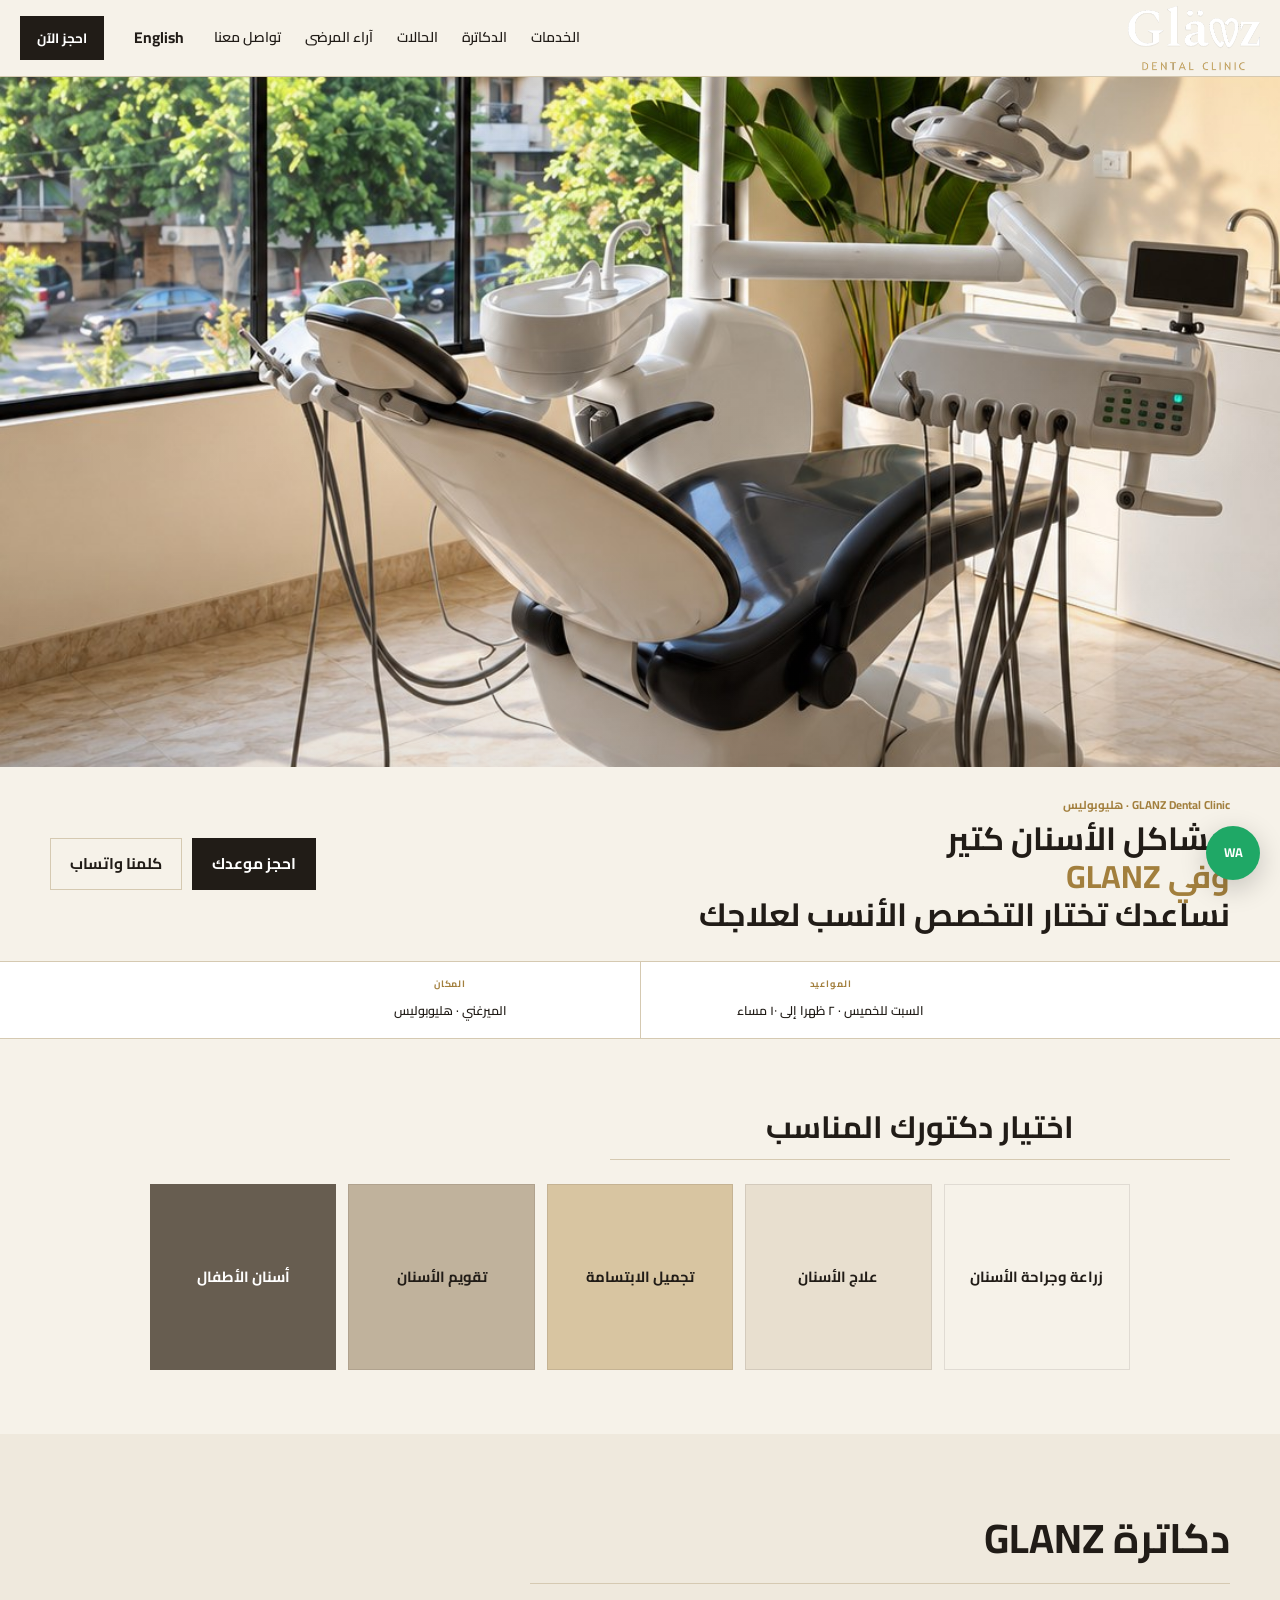
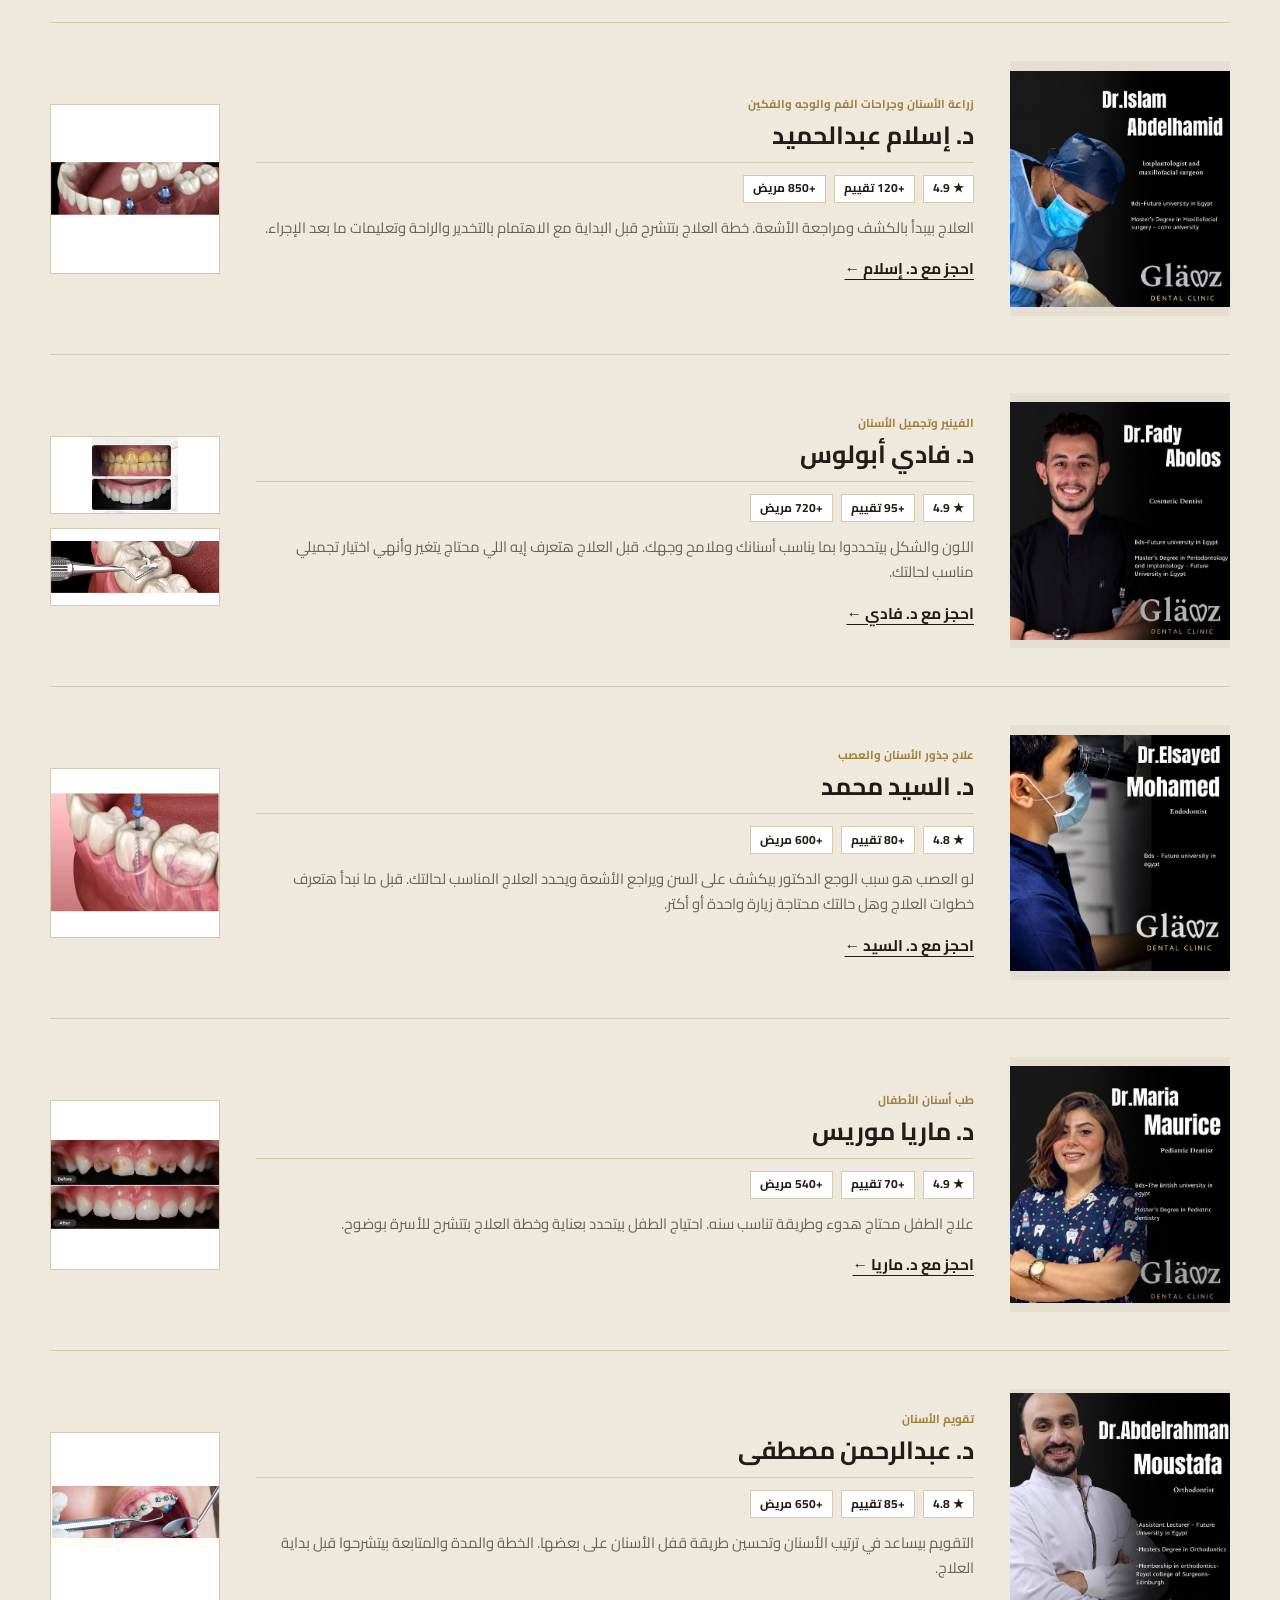
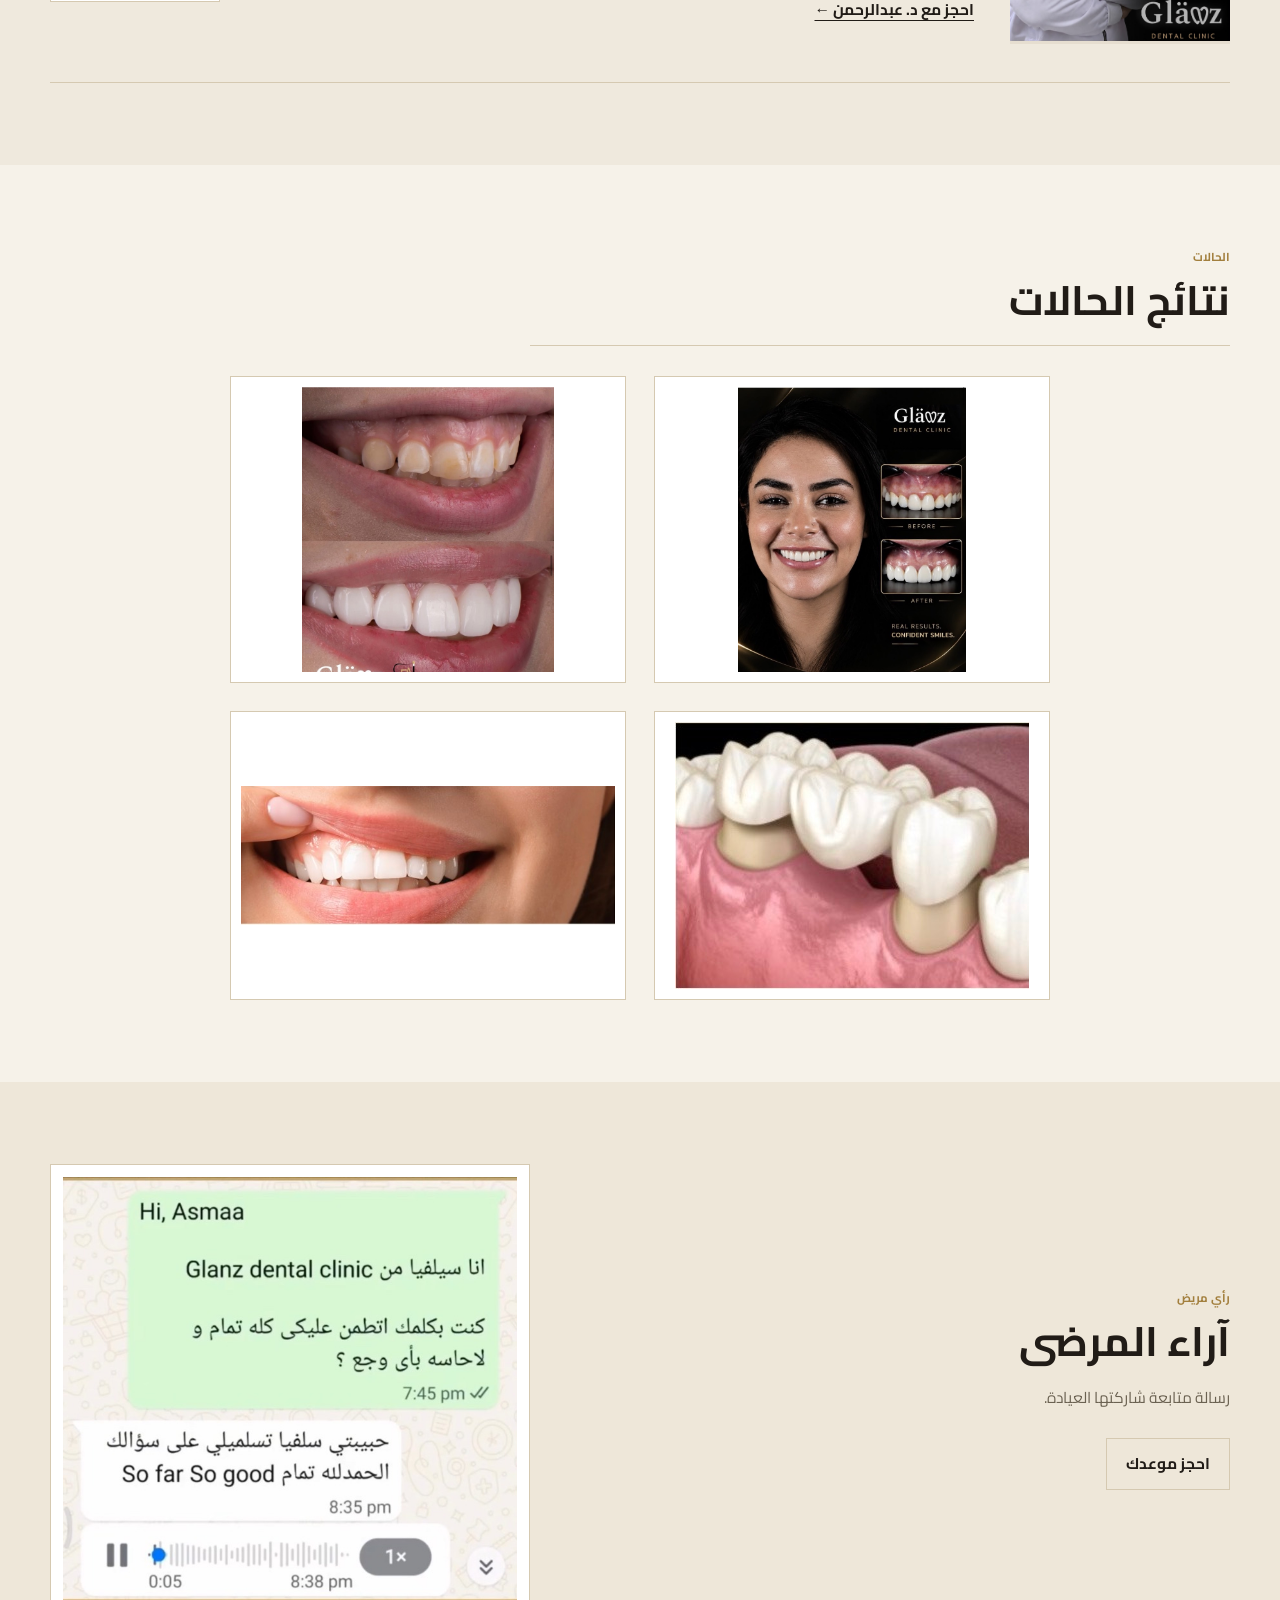
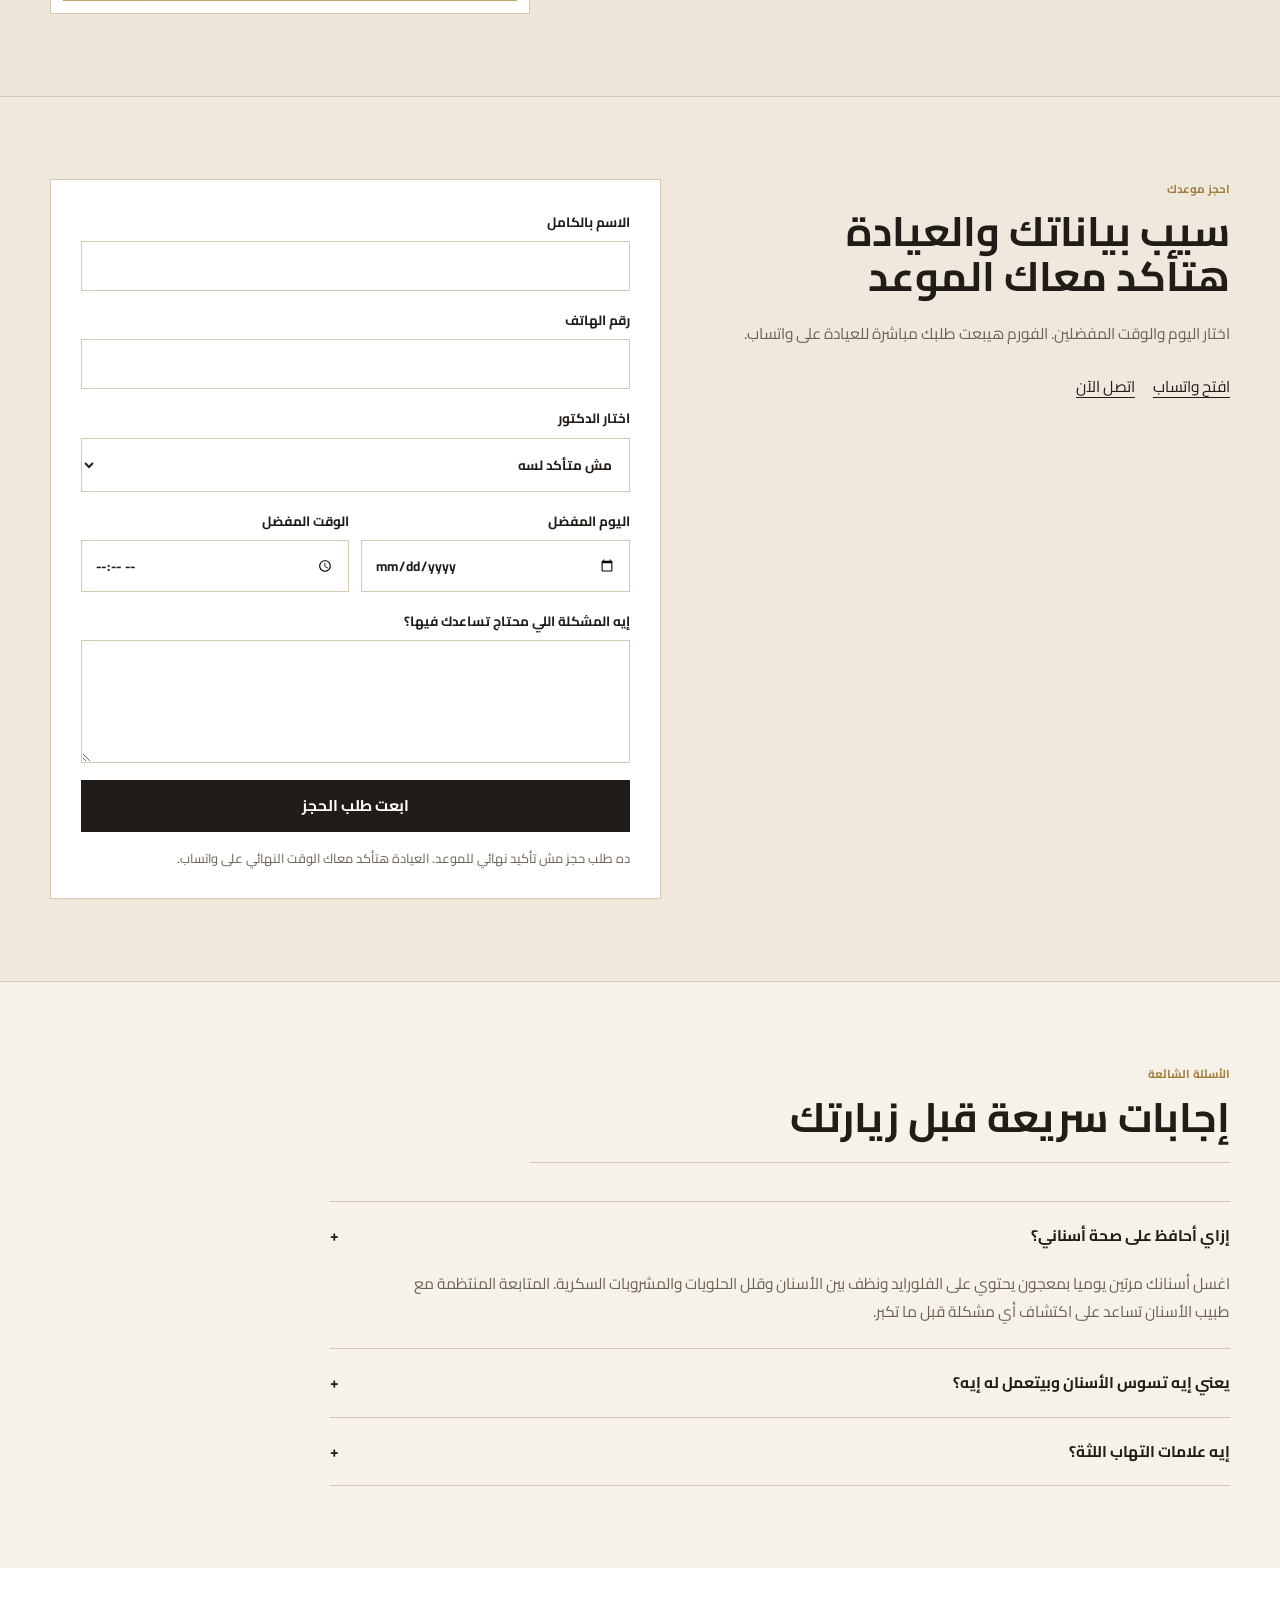
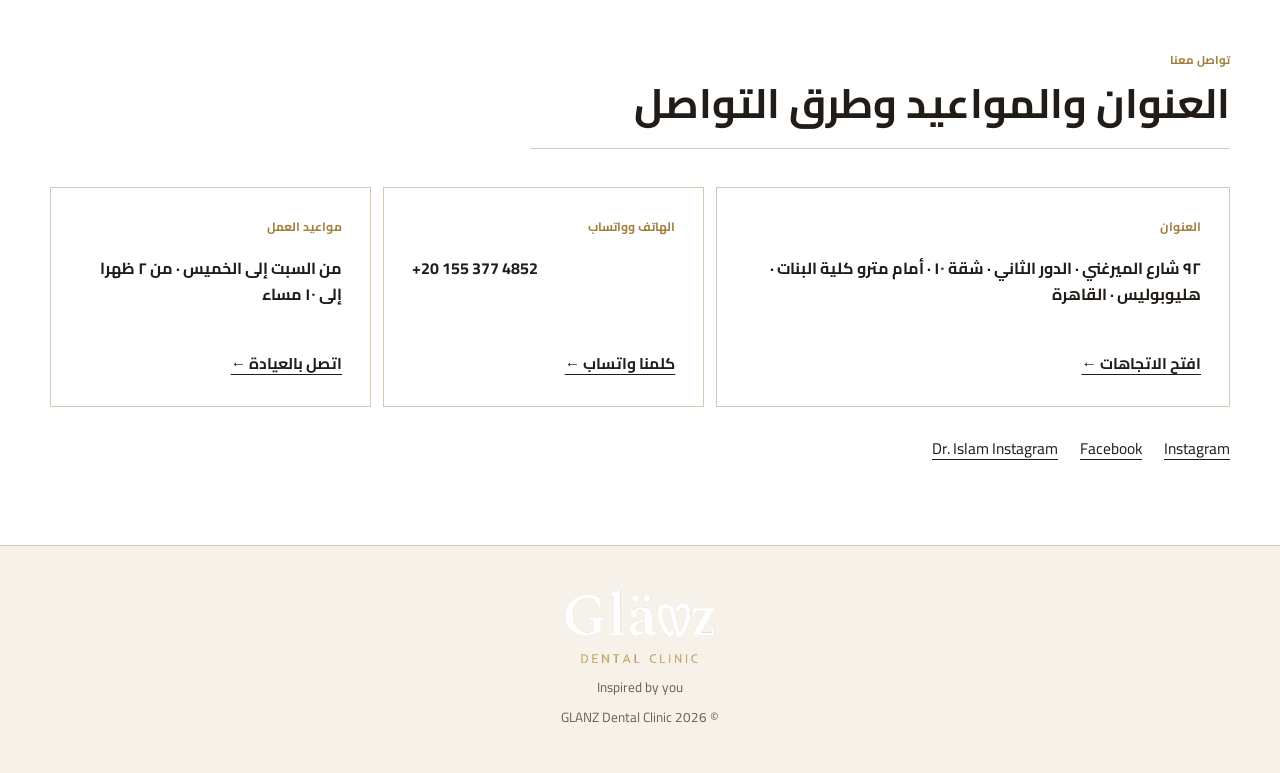
<file: index.html>
<!DOCTYPE html>

<html dir="ltr" lang="en">
<head>
<meta charset="utf-8"/>
<meta content="width=device-width, initial-scale=1" name="viewport"/>
<meta content="GLANZ Dental Clinic in Heliopolis. Specialist dental care with clear booking by WhatsApp." name="description"/>
<meta content="#f6f2e9" name="theme-color"/>
<title>GLANZ Dental Clinic | Heliopolis</title>
<link href="assets/css/styles.css" rel="stylesheet"/>
</head>
<body>
<header class="site-header">
<div class="header-inner">
<a aria-label="GLANZ Dental Clinic" class="brand" href="#top"><img alt="GLANZ Dental Clinic" src="assets/images/logo-transparent.png"/></a>
<nav aria-label="Main navigation" class="desktop-nav">
<a data-ar="الخدمات" data-en="Services" href="#services">Services</a>
<a data-ar="الدكاترة" data-en="Doctors" href="#doctors">Doctors</a>
<a data-ar="الحالات" data-en="Results" href="#results">Results</a>
<a data-ar="آراء المرضى" data-en="Feedback" href="#reviews">Feedback</a>
<a data-ar="تواصل معنا" data-en="Contact" href="#contact">Contact</a>
</nav>
<button aria-label="Switch language" class="language-toggle" id="language-toggle" type="button">العربية</button>
<a class="header-book" data-ar="احجز الآن" data-en="Book now" href="#booking">Book now</a>
<button aria-expanded="false" aria-label="Open menu" class="menu-toggle" id="menu-toggle" type="button">☰</button>
</div>
<nav aria-label="Mobile navigation" class="mobile-menu" id="mobile-menu">
<a data-ar="الخدمات" data-en="Services" href="#services">Services</a>
<a data-ar="الدكاترة" data-en="Doctors" href="#doctors">Doctors</a>
<a data-ar="الحالات" data-en="Results" href="#results">Results</a>
<a data-ar="آراء المرضى" data-en="Feedback" href="#reviews">Feedback</a>
<a data-ar="احجز الآن" data-en="Book now" href="#booking">Book now</a>
<a data-ar="تواصل معنا" data-en="Contact" href="#contact">Contact</a>
</nav>
</header>
<main id="top">

<section aria-label="GLANZ Dental Clinic" class="hero hero-visual hero-clean">
<img alt="GLANZ Dental Clinic treatment room in Heliopolis" class="hero-photo" src="assets/images/clinic-hero.jpg"/>
<div aria-hidden="true" class="hero-soft-shade"></div>
</section>
<section aria-label="Book an appointment" class="hero-cta-section">
<div class="shell hero-cta-inner">
<div class="hero-cta-copy">
<p class="eyebrow" data-ar="GLANZ Dental Clinic · هليوبوليس" data-en="GLANZ Dental Clinic · Heliopolis">GLANZ Dental Clinic · Heliopolis</p>
<h1 class="hero-title"><span data-ar="مشاكل الأسنان كتير" data-en="Dental needs are different">Dental needs are different</span><span class="hero-glanz" data-ar="وفي GLANZ" data-en="At GLANZ">At GLANZ</span><span data-ar="نساعدك تختار التخصص الأنسب لعلاجك" data-en="we help you choose the right specialist for your treatment">we help you choose the right specialist for your treatment</span></h1>
</div>
<div class="hero-actions hero-actions-below">
<a class="button primary" data-ar="احجز موعدك" data-en="Book your appointment" href="#booking">Book your appointment</a>
<a class="button secondary" data-ar="كلمنا واتساب" data-en="WhatsApp us" href="https://wa.me/201553774852" rel="noopener noreferrer" target="_blank">WhatsApp us</a>
</div>
</div>
</section>


<section aria-label="Clinic quick information" class="trust-strip compact-trust">
<div class="shell trust-grid">
<div class="trust-item"><span data-ar="المواعيد" data-en="Working hours">Working hours</span><strong data-ar="السبت للخميس · ٢ ظهرا إلى ١٠ مساء" data-en="Sat–Thu · 2 PM–10 PM">Sat–Thu · 2 PM–10 PM</strong></div>
<div class="trust-item"><span data-ar="المكان" data-en="Location">Location</span><strong data-ar="الميرغني · هليوبوليس" data-en="El Merghany · Heliopolis">El Merghany · Heliopolis</strong></div>
</div>
</section>


<section class="section specialty-section" id="services">
<div class="shell">
<div class="section-heading specialty-heading">
<h2 data-ar="اختيار دكتورك المناسب" data-en="Choose the right dentist">Choose the right dentist</h2>
</div>
<div aria-label="Choose a dental specialty" class="specialty-grid">
<a class="specialty-box tone-1" href="#doctor-islam"><span data-ar="زراعة وجراحة الأسنان" data-en="Implants &amp; Surgery">Implants &amp; Surgery</span></a>
<a class="specialty-box tone-2" href="#doctor-elsayed"><span data-ar="علاج الأسنان" data-en="Dental Treatment">Dental Treatment</span></a>
<a class="specialty-box tone-3" href="#doctor-fady"><span data-ar="تجميل الابتسامة" data-en="Smile Makeover">Smile Makeover</span></a>
<a class="specialty-box tone-4" href="#doctor-abdelrahman"><span data-ar="تقويم الأسنان" data-en="Orthodontics">Orthodontics</span></a>
<a class="specialty-box tone-5" href="#doctor-maria"><span data-ar="أسنان الأطفال" data-en="Pediatric Dentistry">Pediatric Dentistry</span></a>
</div>
</div>
</section>

<section class="section section-soft" id="doctors">
<div class="shell">
<div class="section-heading"><h2 data-ar="دكاترة GLANZ" data-en="GLANZ Dentists">GLANZ Dentists</h2></div>
<article class="doctor-card" id="doctor-islam">
<div class="doctor-visual"><img alt="Dr. Islam Abdelhamid" loading="lazy" src="assets/images/image-02.svg"/></div>
<div class="doctor-info"><p class="doctor-kicker" data-ar="زراعة الأسنان وجراحات الفم والوجه والفكين" data-en="Dental Implants and Oral Surgery">Dental Implants and Oral Surgery</p><h3 data-ar="د. إسلام عبدالحميد" data-en="Dr. Islam Abdelhamid">Dr. Islam Abdelhamid</h3><div class="doctor-proof"><span>★ 4.9</span><span data-ar="+120 تقييم" data-en="120+ reviews">120+ reviews</span><span data-ar="+850 مريض" data-en="850+ patients">850+ patients</span></div><p data-ar="العلاج بيبدأ بالكشف ومراجعة الأشعة. خطة العلاج بتتشرح قبل البداية مع الاهتمام بالتخدير والراحة وتعليمات ما بعد الإجراء." data-en="Care starts with an examination and a review of your X-rays. The treatment plan is explained before you begin with attention to anesthesia comfort and aftercare.">Care starts with an examination and a review of your X-rays. The treatment plan is explained before you begin with attention to anesthesia comfort and aftercare.</p><button class="text-link book-doctor" data-ar="احجز مع د. إسلام ←" data-doctor="Dr. Islam Abdelhamid" data-en="Book with Dr. Islam →" type="button">Book with Dr. Islam →</button></div>
<div class="doctor-case"><img alt="Dental implant case" loading="lazy" src="assets/images/image-03.jpg"/></div>
</article>
<article class="doctor-card" id="doctor-fady">
<div class="doctor-visual"><img alt="Dr. Fady Abolos" loading="lazy" src="assets/images/image-04.svg"/></div>
<div class="doctor-info"><p class="doctor-kicker" data-ar="الفينير وتجميل الأسنان" data-en="Veneers and Cosmetic Dentistry">Veneers and Cosmetic Dentistry</p><h3 data-ar="د. فادي أبولوس" data-en="Dr. Fady Abolos">Dr. Fady Abolos</h3><div class="doctor-proof"><span>★ 4.9</span><span data-ar="+95 تقييم" data-en="95+ reviews">95+ reviews</span><span data-ar="+720 مريض" data-en="720+ patients">720+ patients</span></div><p data-ar="اللون والشكل بيتحددوا بما يناسب أسنانك وملامح وجهك. قبل العلاج هتعرف إيه اللي محتاج يتغير وأنهي اختيار تجميلي مناسب لحالتك." data-en="The shape and shade are selected to suit your teeth and facial features. Before treatment you will understand what can be improved and which cosmetic option suits your case.">The shape and shade are selected to suit your teeth and facial features. Before treatment you will understand what can be improved and which cosmetic option suits your case.</p><button class="text-link book-doctor" data-ar="احجز مع د. فادي ←" data-doctor="Dr. Fady Abolos" data-en="Book with Dr. Fady →" type="button">Book with Dr. Fady →</button></div>
<div class="doctor-case case-strip"><img alt="Cosmetic dentistry case" loading="lazy" src="assets/images/image-05.jpg"/><img alt="Cosmetic filling case" loading="lazy" src="assets/images/image-06.jpg"/></div>
</article>
<article class="doctor-card" id="doctor-elsayed">
<div class="doctor-visual"><img alt="Dr. Elsayed Mohamed" loading="lazy" src="assets/images/image-09.svg"/></div>
<div class="doctor-info"><p class="doctor-kicker" data-ar="علاج جذور الأسنان والعصب" data-en="Root Canal Treatment">Root Canal Treatment</p><h3 data-ar="د. السيد محمد" data-en="Dr. Elsayed Mohamed">Dr. Elsayed Mohamed</h3><div class="doctor-proof"><span>★ 4.8</span><span data-ar="+80 تقييم" data-en="80+ reviews">80+ reviews</span><span data-ar="+600 مريض" data-en="600+ patients">600+ patients</span></div><p data-ar="لو العصب هو سبب الوجع الدكتور بيكشف على السن ويراجع الأشعة ويحدد العلاج المناسب لحالتك. قبل ما نبدأ هتعرف خطوات العلاج وهل حالتك محتاجة زيارة واحدة أو أكتر." data-en="If the nerve is the source of pain the dentist examines the tooth and your X-rays and explains the right treatment for your case. Before treatment begins you will know the steps and whether your case is likely to need one visit or more.">If the nerve is the source of pain the dentist examines the tooth and your X-rays and explains the right treatment for your case. Before treatment begins you will know the steps and whether your case is likely to need one visit or more.</p><button class="text-link book-doctor" data-ar="احجز مع د. السيد ←" data-doctor="Dr. Elsayed Mohamed" data-en="Book with Dr. Elsayed →" type="button">Book with Dr. Elsayed →</button></div>
<div class="doctor-case"><img alt="Root canal case" loading="lazy" src="assets/images/image-10.jpg"/></div>
</article>
<article class="doctor-card" id="doctor-maria">
<div class="doctor-visual"><img alt="Dr. Maria Maurice" loading="lazy" src="assets/images/image-11.svg"/></div>
<div class="doctor-info"><p class="doctor-kicker" data-ar="طب أسنان الأطفال" data-en="Pediatric Dentistry">Pediatric Dentistry</p><h3 data-ar="د. ماريا موريس" data-en="Dr. Maria Maurice">Dr. Maria Maurice</h3><div class="doctor-proof"><span>★ 4.9</span><span data-ar="+70 تقييم" data-en="70+ reviews">70+ reviews</span><span data-ar="+540 مريض" data-en="540+ patients">540+ patients</span></div><p data-ar="علاج الطفل محتاج هدوء وطريقة تناسب سنه. احتياج الطفل بيتحدد بعناية وخطة العلاج بتتشرح للأسرة بوضوح." data-en="Children need a calm approach that suits their age. The child’s needs are assessed carefully and the treatment plan is explained clearly to the family.">Children need a calm approach that suits their age. The child’s needs are assessed carefully and the treatment plan is explained clearly to the family.</p><button class="text-link book-doctor" data-ar="احجز مع د. ماريا ←" data-doctor="Dr. Maria Maurice" data-en="Book with Dr. Maria →" type="button">Book with Dr. Maria →</button></div>
<div class="doctor-case"><img alt="Pediatric dental case before and after treatment" loading="lazy" src="assets/images/image-12.svg"/></div>
</article>
<article class="doctor-card" id="doctor-abdelrahman">
<div class="doctor-visual"><img alt="Dr. Abdelrahman Moustafa" loading="lazy" src="assets/images/image-13.svg"/></div>
<div class="doctor-info"><p class="doctor-kicker" data-ar="تقويم الأسنان" data-en="Orthodontics">Orthodontics</p><h3 data-ar="د. عبدالرحمن مصطفى" data-en="Dr. Abdelrahman Moustafa">Dr. Abdelrahman Moustafa</h3><div class="doctor-proof"><span>★ 4.8</span><span data-ar="+85 تقييم" data-en="85+ reviews">85+ reviews</span><span data-ar="+650 مريض" data-en="650+ patients">650+ patients</span></div><p data-ar="التقويم بيساعد في ترتيب الأسنان وتحسين طريقة قفل الأسنان على بعضها. الخطة والمدة والمتابعة بيتشرحوا قبل بداية العلاج." data-en="Orthodontic treatment helps improve tooth position and the way the upper and lower teeth meet. The plan duration and follow-up are explained before treatment begins.">Orthodontic treatment helps improve tooth position and the way the upper and lower teeth meet. The plan duration and follow-up are explained before treatment begins.</p><button class="text-link book-doctor" data-ar="احجز مع د. عبدالرحمن ←" data-doctor="Dr. Abdelrahman Moustafa" data-en="Book with Dr. Abdelrahman →" type="button">Book with Dr. Abdelrahman →</button></div>
<div class="doctor-case"><img alt="Orthodontics case" loading="lazy" src="assets/images/image-14.jpg"/></div>
</article>
</div>
</section>
<section class="section shell" id="results">
<div class="section-heading">
<p class="eyebrow" data-ar="الحالات" data-en="Cases">Cases</p>
<h2 data-ar="نتائج الحالات" data-en="Treatment results">Treatment results</h2>
</div>
<div class="results-grid">
<figure class="result-feature"><img alt="Cosmetic dentistry before and after case" loading="lazy" src="assets/images/case-cosmetic-portrait.jpg"/></figure>
<figure><img alt="Cosmetic dentistry before and after close-up" loading="lazy" src="assets/images/case-cosmetic-before-after.jpg"/></figure>
<figure><img alt="Crown and bridge case" loading="lazy" src="assets/images/image-07.jpg"/></figure>
<figure><img alt="Smile case" loading="lazy" src="assets/images/image-08.jpg"/></figure>
</div>
</section>
<section class="section section-review" id="reviews">
<div class="shell review-layout">
<div class="review-copy"><p class="eyebrow" data-ar="رأي مريض" data-en="Patient feedback">Patient feedback</p><h2 data-ar="آراء المرضى" data-en="Patient feedback">Patient feedback</h2><p data-ar="رسالة متابعة شاركتها العيادة." data-en="A follow-up message shared by the clinic.">A follow-up message shared by the clinic.</p><a class="button secondary" data-ar="احجز موعدك" data-en="Book your appointment" href="#booking">Book your appointment</a></div>
<figure class="testimonial-card"><img alt="Patient feedback shared by GLANZ Dental Clinic" loading="lazy" src="assets/images/testimonial-asmaa.jpg"/></figure>
</div>
</section>
<section class="section booking-section" id="booking">
<div class="shell booking-layout">
<div class="booking-copy"><p class="eyebrow" data-ar="احجز موعدك" data-en="Book your appointment">Book your appointment</p><h2 data-ar="سيب بياناتك والعيادة هتأكد معاك الموعد" data-en="Send your details and the clinic will confirm your appointment">Send your details and the clinic will confirm your appointment</h2><p data-ar="اختار اليوم والوقت المفضلين. الفورم هيبعت طلبك مباشرة للعيادة على واتساب." data-en="Choose your preferred date and time. The form sends your request directly to GLANZ on WhatsApp.">Choose your preferred date and time. The form sends your request directly to GLANZ on WhatsApp.</p><div class="booking-direct"><a data-ar="افتح واتساب" data-en="Open WhatsApp" href="https://wa.me/201553774852" rel="noopener noreferrer" target="_blank">Open WhatsApp</a><a data-ar="اتصل الآن" data-en="Call now" href="tel:+201553774852">Call now</a></div></div>
<form class="booking-form" id="booking-form">
<label><span data-ar="الاسم بالكامل" data-en="Full name">Full name</span><input autocomplete="name" id="name" required="" type="text"/></label>
<label><span data-ar="رقم الهاتف" data-en="Phone number">Phone number</span><input autocomplete="tel" id="phone" required="" type="tel"/></label>
<label><span data-ar="اختار الدكتور" data-en="Choose dentist">Choose dentist</span><select id="doctor"><option data-ar="مش متأكد لسه" data-en="Not sure yet" value="">Not sure yet</option><option>Dr. Islam Abdelhamid</option><option>Dr. Fady Abolos</option><option>Dr. Elsayed Mohamed</option><option>Dr. Maria Maurice</option><option>Dr. Abdelrahman Moustafa</option></select></label>
<div class="form-row"><label><span data-ar="اليوم المفضل" data-en="Preferred date">Preferred date</span><input id="date" type="date"/></label><label><span data-ar="الوقت المفضل" data-en="Preferred time">Preferred time</span><input id="time" type="time"/></label></div>
<label><span data-ar="إيه المشكلة اللي محتاج تساعدك فيها؟" data-en="What do you need help with?">What do you need help with?</span><textarea id="concern" placeholder="" rows="4"></textarea></label>
<button class="button primary submit-booking" data-ar="ابعت طلب الحجز" data-en="Send booking request" type="submit">Send booking request</button>
<small data-ar="ده طلب حجز مش تأكيد نهائي للموعد. العيادة هتأكد معاك الوقت النهائي على واتساب." data-en="This does not create a confirmed appointment. GLANZ will confirm the final time with you on WhatsApp.">This does not create a confirmed appointment. GLANZ will confirm the final time with you on WhatsApp.</small>
</form>
</div>
</section>
<section class="section shell" id="faq">
<div class="section-heading"><p class="eyebrow" data-ar="الأسئلة الشائعة" data-en="FAQs">FAQs</p><h2 data-ar="إجابات سريعة قبل زيارتك" data-en="Quick answers before your visit">Quick answers before your visit</h2></div>
<div class="faq-list">
<details class="faq-item" open=""><summary><span data-ar="إزاي أحافظ على صحة أسناني؟" data-en="How can I keep my teeth healthy?">How can I keep my teeth healthy?</span><span>+</span></summary><p data-ar="اغسل أسنانك مرتين يوميا بمعجون يحتوي على الفلورايد ونظف بين الأسنان وقلل الحلويات والمشروبات السكرية. المتابعة المنتظمة مع طبيب الأسنان تساعد على اكتشاف أي مشكلة قبل ما تكبر." data-en="Brush twice a day with fluoride toothpaste. Clean between your teeth and limit sugary food and drinks. Regular dental check-ups can help find problems before they become more serious.">Brush twice a day with fluoride toothpaste. Clean between your teeth and limit sugary food and drinks. Regular dental check-ups can help find problems before they become more serious.</p></details>
<details class="faq-item"><summary><span data-ar="يعني إيه تسوس الأسنان وبيتعمل له إيه؟" data-en="What is tooth decay and how is it treated?">What is tooth decay and how is it treated?</span><span>+</span></summary><p data-ar="لو المشكلة بسيطة ممكن تحتاج حشو ولو وصلت للعصب قد تحتاج علاج جذور. الطبيب بيحدد العلاج المناسب بعد الكشف." data-en="A simple case may need a filling. If decay reaches the inside of the tooth root canal treatment may be needed. The right treatment is determined after an examination.">A simple case may need a filling. If decay reaches the inside of the tooth root canal treatment may be needed. The right treatment is determined after an examination.</p></details>
<details class="faq-item"><summary><span data-ar="إيه علامات التهاب اللثة؟" data-en="What are the signs of gum inflammation?">What are the signs of gum inflammation?</span><span>+</span></summary><p data-ar="من العلامات الشائعة نزيف أثناء غسل الأسنان أو احمرار وتورم اللثة أو رائحة فم مستمرة أو ألم في اللثة. لو الأعراض مستمرة الأفضل تعمل كشف." data-en="Common signs include bleeding while brushing and red or swollen gums and persistent bad breath or gum discomfort. If symptoms continue it is best to book an examination.">Common signs include bleeding while brushing and red or swollen gums and persistent bad breath or gum discomfort. If symptoms continue it is best to book an examination.</p></details>
</div>
</section>
<section class="section contact-section" id="contact">
<div class="shell">
<div class="section-heading"><p class="eyebrow" data-ar="تواصل معنا" data-en="Contact">Contact</p><h2 data-ar="العنوان والمواعيد وطرق التواصل" data-en="Address hours and contact details">Address hours and contact details</h2></div>
<div class="contact-grid">
<div class="contact-card"><span data-ar="العنوان" data-en="Address">Address</span><strong data-ar="٩٢ شارع الميرغني · الدور الثاني · شقة ١٠ · أمام مترو كلية البنات · هليوبوليس · القاهرة" data-en="92 El Merghany Street · 2nd Floor · Apartment 10 · In front of Girls’ College Metro Station · Heliopolis · Cairo">92 El Merghany Street · 2nd Floor · Apartment 10 · In front of Girls’ College Metro Station · Heliopolis · Cairo</strong><a data-ar="افتح الاتجاهات ←" data-en="Get directions →" href="https://www.google.com/maps/search/?api=1&amp;query=92+El+Merghany+Street+Heliopolis+Cairo" rel="noopener noreferrer" target="_blank">Get directions →</a></div>
<div class="contact-card"><span data-ar="الهاتف وواتساب" data-en="Phone and WhatsApp">Phone and WhatsApp</span><strong class="phone">+20 155 377 4852</strong><a data-ar="كلمنا واتساب ←" data-en="Chat on WhatsApp →" href="https://wa.me/201553774852" rel="noopener noreferrer" target="_blank">Chat on WhatsApp →</a></div>
<div class="contact-card"><span data-ar="مواعيد العمل" data-en="Working hours">Working hours</span><strong data-ar="من السبت إلى الخميس · من ٢ ظهرا إلى ١٠ مساء" data-en="Saturday to Thursday · 2 PM to 10 PM">Saturday to Thursday · 2 PM to 10 PM</strong><a data-ar="اتصل بالعيادة ←" data-en="Call the clinic →" href="tel:+201553774852">Call the clinic →</a></div>
</div>
<div class="social-links"><a href="https://www.instagram.com/glanzdentalclinic/" rel="noopener noreferrer" target="_blank">Instagram</a><a href="https://www.facebook.com/share/1DJp8rApxx/" rel="noopener noreferrer" target="_blank">Facebook</a><a href="https://www.instagram.com/dr.islam_abdelhamid/" rel="noopener noreferrer" target="_blank">Dr. Islam Instagram</a></div>
</div>
</section>
</main>
<a aria-label="WhatsApp GLANZ" class="floating-whatsapp" href="https://wa.me/201553774852" rel="noopener noreferrer" target="_blank">WA</a>
<footer>
<img alt="GLANZ Dental Clinic" src="assets/images/logo-transparent.png"/>
<p data-ar="Inspired by you" data-en="Inspired by you">Inspired by you</p>
<p>© <span id="year"></span> GLANZ Dental Clinic</p>
</footer>
<script src="assets/js/script.js"></script>
</body>
</html>
</file>
<file: assets/css/styles.css>
@font-face{font-family:'Cairo';font-style:normal;font-weight:400;font-display:swap;src:url('../fonts/font-fe5abc25dbaf.ttf') format('truetype')}@font-face{font-family:'Cairo';font-style:normal;font-weight:600;font-display:swap;src:url('../fonts/font-dafc58d525ee.ttf') format('truetype')}@font-face{font-family:'Cairo';font-style:normal;font-weight:700;font-display:swap;src:url('../fonts/font-862a789b2812.ttf') format('truetype')}@font-face{font-family:'DM Sans';font-style:normal;font-weight:400;font-display:swap;src:url('../fonts/font-848c7551803e.ttf') format('truetype')}@font-face{font-family:'DM Sans';font-style:normal;font-weight:500;font-display:swap;src:url('../fonts/font-734d4b9c1a69.ttf') format('truetype')}@font-face{font-family:'DM Sans';font-style:normal;font-weight:600;font-display:swap;src:url('../fonts/font-ca4f7752dc69.ttf') format('truetype')}@font-face{font-family:'DM Sans';font-style:normal;font-weight:700;font-display:swap;src:url('../fonts/font-d7362c34ff5a.ttf') format('truetype')}
:root{--cream:#f6f2e9;--cream2:#eee7d9;--gold:#a27f3d;--ink:#211c17;--muted:#6b6252;--line:#d5c9b1;--dark:#20201e;--white:#fff;--green:#1fa866}*{box-sizing:border-box}html{scroll-behavior:smooth;scroll-padding-top:84px}body{margin:0;background:var(--cream);color:var(--ink);font-family:'DM Sans',Arial,sans-serif;font-size:16px;line-height:1.65}img{display:block;max-width:100%;height:auto}a{color:inherit}button,input,select,textarea{font:inherit}button,a{-webkit-tap-highlight-color:transparent}a:focus-visible,button:focus-visible,input:focus-visible,select:focus-visible,textarea:focus-visible,summary:focus-visible{outline:2px solid var(--gold);outline-offset:3px}h1,h2,h3,p,figure{margin:0}h1,h2,h3{line-height:1.12;letter-spacing:-.025em}h1{font-size:clamp(2.45rem,5vw,5rem);max-width:820px}h2{font-size:clamp(2rem,3.6vw,3.5rem)}h3{font-size:clamp(1.3rem,2vw,1.75rem)}.shell{width:min(1180px,calc(100% - 48px));margin-inline:auto}.section{padding:92px 0}.section-soft{background:#efe9dd}.section-heading{max-width:760px;margin-bottom:42px}.section-heading>p:last-child{margin-top:16px;color:var(--muted);max-width:680px}.eyebrow{margin-bottom:12px;color:var(--gold);font-size:.78rem;font-weight:700;letter-spacing:.14em;text-transform:uppercase}.site-header{position:sticky;top:0;z-index:40;background:rgba(246,242,233,.95);backdrop-filter:blur(12px);border-bottom:1px solid var(--line)}.header-inner{min-height:76px;display:flex;align-items:center;gap:24px;width:min(1320px,calc(100% - 40px));margin:auto}.brand{width:132px;display:block}.brand img{width:100%;filter:drop-shadow(0 1px 0 rgba(0,0,0,.04))}.desktop-nav{display:flex;align-items:center;gap:24px;margin-left:auto}.desktop-nav a,.mobile-menu a{text-decoration:none;font-size:.88rem;font-weight:600}.language-toggle,.menu-toggle{border:0;background:none;color:var(--ink);cursor:pointer}.language-toggle{font-weight:700}.header-book{display:inline-flex;align-items:center;justify-content:center;min-height:42px;padding:10px 17px;background:var(--ink);color:var(--white);text-decoration:none;font-weight:700;font-size:.84rem}.menu-toggle{display:none;font-size:1.3rem}.mobile-menu{display:none;padding:8px 20px 18px;border-top:1px solid var(--line);background:var(--cream)}.mobile-menu.is-open{display:grid}.mobile-menu a{padding:11px 0;border-bottom:1px solid var(--line)}.hero{min-height:660px;padding:86px 0 88px;display:grid;grid-template-columns:minmax(0,1.5fr) minmax(300px,.72fr);gap:64px;align-items:center}.hero-copy-wrap{min-width:0}.hero-copy{max-width:720px;margin:24px 0 30px;color:var(--muted);font-size:1.07rem}.actions{display:flex;gap:12px;flex-wrap:wrap}.button{display:inline-flex;align-items:center;justify-content:center;min-height:52px;padding:13px 22px;border:1px solid var(--ink);text-decoration:none;font-weight:700;cursor:pointer}.button.primary{background:var(--ink);color:var(--white)}.button.secondary{background:transparent;color:var(--ink);border-color:var(--line)}.hero-note{margin-top:16px;color:var(--muted);font-size:.83rem}.hero-panel{background:var(--white);border:1px solid var(--line);padding:32px}.hero-logo{width:210px;margin-bottom:28px}.quick-row{padding:18px 0;border-top:1px solid var(--line)}.quick-row span{display:block;color:var(--muted);font-size:.75rem;text-transform:uppercase;letter-spacing:.12em}.quick-row strong{display:block;margin-top:5px;font-size:.96rem}.phone{direction:ltr;unicode-bidi:isolate}.service-grid{display:grid;grid-template-columns:repeat(5,1fr);gap:12px}.service-card{min-height:240px;padding:25px 22px;background:var(--white);border:1px solid var(--line);text-decoration:none;display:flex;flex-direction:column;transition:.2s ease}.service-card:hover{transform:translateY(-3px);border-color:var(--gold)}.service-card h3{margin-top:0}.service-card p{margin-top:12px;color:var(--muted);font-size:.88rem}.doctor-card{display:grid;grid-template-columns:260px minmax(0,1fr) 230px;gap:34px;align-items:center;padding:34px;background:var(--cream);border:1px solid var(--line);margin-top:18px}.doctor-visual{display:flex;align-items:center;justify-content:center;min-height:300px;max-height:330px;overflow:hidden;background:#e6ded0}.doctor-visual img{width:100%;height:330px;object-fit:contain}.doctor-info p:not(.doctor-kicker){color:var(--muted);margin-top:15px}.doctor-proof{display:flex;flex-wrap:wrap;gap:8px 10px;align-items:center;margin-top:13px}.doctor-proof span{display:inline-flex;align-items:center;min-height:30px;padding:5px 10px;border:1px solid var(--line);background:#fff;font-size:.78rem;font-weight:700;line-height:1.2}.doctor-proof .proof-preview{background:var(--gold);border-color:var(--gold);color:#fff;font-size:.7rem;text-transform:uppercase;letter-spacing:.08em}html[lang=ar] .doctor-proof .proof-preview{text-transform:none;letter-spacing:0}.doctor-kicker{color:var(--gold);font-size:.78rem;font-weight:700;letter-spacing:.08em;text-transform:uppercase;margin-bottom:8px}.text-link{margin-top:19px;border:0;padding:0;background:none;color:var(--ink);font-weight:700;text-decoration:underline;text-underline-offset:5px;cursor:pointer}.doctor-case{height:250px;border:1px solid var(--line);background:#fff;overflow:hidden}.doctor-case img{width:100%;height:100%;object-fit:contain}.case-strip{display:grid;grid-template-rows:1fr 1fr;gap:14px;background:transparent;border:0;overflow:visible}.case-strip img{min-height:0;border:1px solid var(--line);background:#fff}.results-grid{display:grid;grid-template-columns:1.35fr 1fr 1fr;grid-template-rows:340px 260px;gap:24px}.results-grid figure{overflow:hidden;background:#e8e0d4;border:1px solid var(--line)}.results-grid img{width:100%;height:100%;object-fit:cover}.result-feature{grid-row:1/3}.results-grid figure:nth-child(2){grid-column:2/4}.section-review{background:#e8dfd0}.review-layout{display:grid;grid-template-columns:1fr minmax(300px,480px);gap:64px;align-items:center}.review-copy p:not(.eyebrow){color:var(--muted);margin:20px 0 26px;max-width:580px}.testimonial-card{background:#fff;border:1px solid var(--line);padding:12px}.testimonial-card img{width:100%;max-height:550px;object-fit:contain}.booking-section{background:var(--dark);color:var(--white)}.booking-layout{display:grid;grid-template-columns:.9fr 1.1fr;gap:70px;align-items:start}.booking-copy p:not(.eyebrow){margin-top:20px;color:#cfc9bf}.booking-direct{display:flex;gap:18px;flex-wrap:wrap;margin-top:26px}.booking-direct a{color:var(--white);text-underline-offset:5px}.booking-form{background:var(--cream);color:var(--ink);padding:30px;display:grid;gap:17px}.booking-form label{display:grid;gap:7px;font-size:.84rem;font-weight:700}.booking-form input,.booking-form select,.booking-form textarea{width:100%;border:1px solid var(--line);background:#fff;padding:12px 13px;min-height:48px;color:var(--ink);border-radius:0}.booking-form textarea{resize:vertical}.form-row{display:grid;grid-template-columns:1fr 1fr;gap:12px}.submit-booking{width:100%}.booking-form small{color:var(--muted);line-height:1.5}.faq-list{max-width:900px}.faq-item{border-top:1px solid var(--line)}.faq-item:last-child{border-bottom:1px solid var(--line)}.faq-item summary{display:flex;justify-content:space-between;gap:20px;align-items:center;padding:20px 0;cursor:pointer;list-style:none;font-weight:700}.faq-item summary::-webkit-details-marker{display:none}.faq-item>p{padding:0 48px 22px 0;color:var(--muted)}.contact-section{background:#fff}.contact-grid{display:grid;grid-template-columns:1.6fr 1fr 1fr;gap:12px}.contact-card{padding:28px;border:1px solid var(--line);display:flex;flex-direction:column;min-height:220px}.contact-card>span{color:var(--gold);font-size:.76rem;font-weight:700;text-transform:uppercase;letter-spacing:.1em}.contact-card strong{margin-top:18px;font-size:1rem;line-height:1.6}.contact-card a{margin-top:auto;padding-top:22px;font-weight:700;text-underline-offset:5px}.social-links{display:flex;gap:22px;flex-wrap:wrap;margin-top:28px}.social-links a{text-underline-offset:5px}.floating-whatsapp{position:fixed;right:20px;bottom:20px;z-index:30;width:54px;height:54px;border-radius:50%;display:flex;align-items:center;justify-content:center;background:var(--green);color:#fff;text-decoration:none;font-size:.8rem;font-weight:800;box-shadow:0 8px 28px rgba(0,0,0,.2)}footer{padding:44px 24px;text-align:center;border-top:1px solid var(--line);color:var(--muted);font-size:.84rem}footer img{width:150px;margin:0 auto 12px}footer p+p{margin-top:6px}html[lang=ar] body{font-family:'Cairo',Tahoma,Arial,sans-serif;line-height:1.8}html[lang=ar] h1,html[lang=ar] h2,html[lang=ar] h3{letter-spacing:0}html[lang=ar] .desktop-nav{margin-left:0;margin-right:auto}html[lang=ar] .eyebrow,html[lang=ar] .doctor-kicker,html[lang=ar] .contact-card>span{letter-spacing:0;text-transform:none}html[lang=ar] .faq-item>p{padding-right:0;padding-left:48px}
@media(max-width:1040px){.service-grid{grid-template-columns:repeat(3,1fr)}.doctor-card{grid-template-columns:220px 1fr}.doctor-case{grid-column:1/-1;height:220px}.case-strip{grid-template-columns:1fr 1fr;grid-template-rows:1fr}.results-grid{grid-template-columns:1fr 1fr;grid-template-rows:360px 250px 250px}.result-feature{grid-row:1/3}.results-grid figure:nth-child(2){grid-column:auto}.contact-grid{grid-template-columns:1fr 1fr}.contact-card:first-child{grid-column:1/-1}}
@media(max-width:820px){.desktop-nav,.header-book{display:none}.menu-toggle{display:block;margin-left:auto}.hero{grid-template-columns:1fr;min-height:auto;gap:34px;padding-top:60px}.hero-panel{max-width:560px}.service-grid{grid-template-columns:1fr 1fr}.doctor-card{grid-template-columns:190px 1fr;padding:24px;gap:24px}.doctor-visual{min-height:240px;max-height:260px}.doctor-visual img{height:260px}.review-layout,.booking-layout{grid-template-columns:1fr;gap:36px}.results-grid{grid-template-columns:1fr 1fr;grid-template-rows:auto}.result-feature{grid-row:auto}.results-grid figure:nth-child(2){grid-column:auto}.results-grid figure{height:300px}html[lang=ar] .menu-toggle{margin-left:0;margin-right:auto}}
@media(max-width:620px){html{scroll-padding-top:72px}.shell{width:min(100% - 32px,1180px)}.section{padding:64px 0}.header-inner{min-height:70px;width:calc(100% - 28px);gap:14px}.brand{width:112px}.language-toggle{margin-left:auto}.menu-toggle{margin-left:0}.hero{padding:50px 0 62px}.hero h1{font-size:2.55rem}.hero-copy{font-size:.98rem;margin-top:19px}.actions{display:grid;grid-template-columns:1fr}.button{width:100%}.hero-panel{padding:24px}.hero-logo{width:170px}.service-grid{grid-template-columns:1fr}.service-card{min-height:170px}.doctor-card{grid-template-columns:1fr;padding:18px;gap:18px}.doctor-visual{min-height:0;height:280px;max-height:280px}.doctor-visual img{height:280px}.doctor-info{text-align:left}.doctor-case{grid-column:auto;height:210px}.case-strip{height:auto;grid-template-columns:1fr 1fr}.case-strip img{height:210px}.results-grid{grid-template-columns:1fr;gap:24px}.results-grid figure{height:auto;max-height:none}.results-grid img{height:auto;object-fit:contain}.review-layout{gap:28px}.testimonial-card img{max-height:none}.booking-form{padding:20px}.form-row{grid-template-columns:1fr}.contact-grid{grid-template-columns:1fr}.contact-card:first-child{grid-column:auto}.contact-card{min-height:190px}.section-heading{margin-bottom:30px}.floating-whatsapp{width:50px;height:50px;right:14px;bottom:14px}html[lang=ar] .doctor-info{text-align:right}html[lang=ar] .language-toggle{margin-left:0;margin-right:auto}html[lang=ar] .menu-toggle{margin-right:0}}
@media(prefers-reduced-motion:reduce){html{scroll-behavior:auto}*{transition:none!important}}


/* Final UI/UX refinement: calmer case presentation and clearer spacing */
#results .section-heading{margin-bottom:42px}
.results-grid{grid-template-columns:repeat(2,minmax(0,1fr));grid-template-rows:auto;gap:36px;max-width:920px;margin:0 auto}
.results-grid figure,.result-feature,.results-grid figure:nth-child(2){grid-column:auto;grid-row:auto;height:auto;min-height:0;padding:14px;background:#fff;border:1px solid var(--line);display:flex;align-items:center;justify-content:center}
.results-grid img{width:auto;max-width:100%;height:auto;max-height:340px;object-fit:contain;display:block}
.doctor-card{grid-template-columns:250px minmax(0,1fr) 190px;gap:40px;margin-top:30px;padding:38px}
.doctor-case{height:200px}
.case-strip{gap:18px}
.section-soft .shell>.section-heading{margin-bottom:38px}

@media(max-width:1040px){
  .doctor-card{grid-template-columns:220px 1fr;gap:30px}
  .doctor-case{grid-column:1/-1;width:min(520px,100%);height:190px;margin:8px auto 0}
  .case-strip{width:min(620px,100%);grid-template-columns:1fr 1fr;grid-template-rows:1fr}
  .results-grid{max-width:820px;gap:32px}
  .results-grid img{max-height:310px}
}
@media(max-width:620px){
  #results .section-heading{margin-bottom:34px}
  .results-grid{grid-template-columns:1fr;gap:34px;max-width:100%}
  .results-grid figure,.result-feature,.results-grid figure:nth-child(2){width:88%;margin:0 auto;padding:10px}
  .results-grid img{max-height:300px}
  .doctor-card{gap:24px;margin-top:28px;padding:20px}
  .doctor-case{width:84%;height:165px;margin:8px auto 2px}
  .case-strip{width:92%;grid-template-columns:1fr 1fr;gap:16px}
  .case-strip img{height:150px}
  .section-heading{margin-bottom:34px}
}

/* V5 final visual refinement — mobile-first, cleaner hierarchy, more whitespace */
body{font-size:15.5px;line-height:1.62}
.section{padding:82px 0}
.section-heading{max-width:700px;margin-bottom:38px;padding-bottom:22px;border-bottom:1px solid var(--line)}
.section-heading>p:last-child{margin-top:11px}
.eyebrow{margin-bottom:10px;font-size:.72rem;letter-spacing:.1em}
h1{font-size:clamp(2.2rem,4.5vw,4.5rem);line-height:1.06}
h2{font-size:clamp(1.85rem,3.2vw,3rem);line-height:1.1}
h3{font-size:clamp(1.2rem,1.8vw,1.55rem)}
.hero{min-height:610px;padding:74px 0 78px;gap:58px}
.hero-copy{margin:20px 0 26px;font-size:1rem;max-width:620px}
.hero-panel{padding:26px}
.hero-logo{width:180px;margin-bottom:18px}
.quick-row{padding:14px 0}
.button{min-height:48px;padding:11px 19px}

/* Services inspired by the supplied reference: simple blocks, strong hierarchy, clear separators */
.service-grid{grid-template-columns:repeat(2,minmax(0,1fr));gap:18px}
.service-card{min-height:180px;padding:24px 26px;background:#fff;border:1px solid var(--line);position:relative}
.service-card::after{content:"";position:absolute;left:26px;right:26px;bottom:20px;border-bottom:1px solid rgba(213,201,177,.75)}

.service-card h3{margin-top:0;margin-bottom:10px}
.service-card p{margin-top:0;padding-bottom:26px;font-size:.88rem;line-height:1.65}

/* Doctors: less card-like, more editorial with dividers and spacing */
.doctor-card{grid-template-columns:220px minmax(0,1fr) 170px;gap:36px;margin-top:0;padding:38px 0;background:transparent;border:0;border-top:1px solid var(--line)}
.doctor-card:last-child{border-bottom:1px solid var(--line)}
.doctor-visual{min-height:0;height:255px;max-height:255px;background:#e6ded0}
.doctor-visual img{height:255px}
.doctor-info h3{font-size:1.55rem}
.doctor-info p:not(.doctor-kicker){font-size:.93rem;line-height:1.72;margin-top:12px}
.doctor-kicker{font-size:.72rem;margin-bottom:7px}
.doctor-proof{gap:8px;margin-top:12px;padding-top:12px;border-top:1px solid var(--line)}
.doctor-proof span{min-height:28px;padding:4px 9px;font-size:.75rem}
.doctor-proof .proof-preview{background:transparent;border-color:var(--gold);color:var(--gold);letter-spacing:0;text-transform:none}
.doctor-case{height:170px}
.case-strip{gap:14px}
.text-link{margin-top:15px}

/* Results: smaller, separated cases with whitespace */
#results .section-heading{margin-bottom:30px}
.results-grid{grid-template-columns:repeat(2,minmax(0,1fr));gap:28px;max-width:820px}
.results-grid figure,.result-feature,.results-grid figure:nth-child(2){padding:10px;background:#fff;border:1px solid var(--line)}
.results-grid img{max-height:285px}

/* Keep sections light and less visually heavy */
.section-review{background:#eee7d9}
.booking-section{background:#efe9dd;color:var(--ink);border-top:1px solid var(--line);border-bottom:1px solid var(--line)}
.booking-copy p:not(.eyebrow){color:var(--muted)}
.booking-direct a{color:var(--ink)}
.booking-form{background:#fff;border:1px solid var(--line)}

/* Mobile: compact typography and calmer vertical rhythm */
@media(max-width:620px){
  html{scroll-padding-top:66px}
  body{font-size:14.5px;line-height:1.6}
  .shell{width:min(100% - 40px,1180px)}
  .section{padding:50px 0}
  .header-inner{min-height:64px;width:calc(100% - 30px);gap:12px}
  .brand{width:98px}
  .language-toggle{font-size:.86rem}
  .menu-toggle{font-size:1.14rem}
  .hero{padding:44px 0 50px;gap:28px}
  .hero h1{font-size:2rem;line-height:1.12;max-width:100%}
  .hero-copy{font-size:.9rem;line-height:1.7;margin:16px 0 20px;max-width:95%}
  .eyebrow{font-size:.68rem;margin-bottom:8px}
  .actions{gap:10px}
  .button{min-height:46px;font-size:.9rem}
  .hero-note{font-size:.76rem;line-height:1.6;margin-top:12px}
  .hero-panel{padding:18px 20px}
  .hero-logo{width:135px;margin-bottom:10px}
  .quick-row{padding:11px 0}
  .quick-row span{font-size:.66rem}
  .quick-row strong{font-size:.85rem}
  .section-heading{margin-bottom:26px;padding-bottom:16px}
  .section-heading h2{font-size:1.72rem;line-height:1.18}
  .section-heading>p:last-child{font-size:.88rem;line-height:1.65;margin-top:8px}

  .service-grid{grid-template-columns:1fr;gap:14px}
  .service-card{min-height:0;padding:22px 20px}
  .service-card::after{left:20px;right:20px;bottom:16px}
  .service-card h3{font-size:1.28rem;margin-top:0;margin-bottom:7px}
  .service-card p{font-size:.84rem;line-height:1.65;padding-bottom:20px}

  .doctor-card{display:grid;grid-template-columns:96px minmax(0,1fr);gap:16px;padding:30px 0;margin:0}
  .doctor-visual{width:96px;height:118px;max-height:118px;align-self:start}
  .doctor-visual img{height:118px;object-fit:cover}
  .doctor-info{min-width:0}
  .doctor-info h3{font-size:1.2rem;line-height:1.25}
  .doctor-kicker{font-size:.65rem;line-height:1.45;margin-bottom:5px}
  .doctor-info p:not(.doctor-kicker){grid-column:1/-1;font-size:.82rem;line-height:1.68;margin-top:10px}
  .doctor-proof{gap:6px;margin-top:9px;padding-top:9px}
  .doctor-proof span{font-size:.68rem;min-height:26px;padding:3px 7px}
  .text-link{font-size:.82rem;margin-top:12px}
  .doctor-case{grid-column:1/-1;width:72%;height:128px;margin:4px auto 0}
  .case-strip{width:88%;grid-template-columns:1fr 1fr;gap:14px;height:auto}
  .case-strip img{height:128px}

  #results .section-heading{margin-bottom:24px}
  .results-grid{grid-template-columns:1fr 1fr;gap:16px;max-width:100%}
  .results-grid figure,.result-feature,.results-grid figure:nth-child(2){width:100%;margin:0;padding:7px;aspect-ratio:4/5;overflow:hidden}
  .results-grid img{width:100%;height:100%;max-height:none;object-fit:contain}

  .review-layout,.booking-layout{gap:26px}
  .review-copy h2,.booking-copy h2{font-size:1.7rem}
  .review-copy p:not(.eyebrow),.booking-copy p:not(.eyebrow){font-size:.88rem;line-height:1.7;margin-top:12px}
  .testimonial-card{padding:8px}
  .booking-form{padding:18px;gap:14px}
  .booking-form label{font-size:.78rem}
  .booking-form input,.booking-form select,.booking-form textarea{min-height:44px;padding:10px 11px}
  .faq-item summary{padding:16px 0;font-size:.92rem}
  .faq-item>p{font-size:.84rem;line-height:1.72;padding-bottom:18px}
  .contact-grid{gap:14px}
  .contact-card{padding:22px;min-height:0}
  .contact-card strong{margin-top:12px;font-size:.9rem}
  .contact-card a{padding-top:16px;font-size:.84rem}
  .floating-whatsapp{width:48px;height:48px;font-size:.72rem}
}

@media(max-width:380px){
  .hero h1{font-size:1.82rem}
  .section-heading h2{font-size:1.58rem}
  .results-grid{grid-template-columns:1fr;gap:18px}
  .results-grid figure,.result-feature,.results-grid figure:nth-child(2){width:88%;margin:0 auto;aspect-ratio:auto}
  .results-grid img{height:auto}
}

/* V6 — extra compact mobile refinement */
@media(max-width:620px){
  .shell{width:calc(100% - 28px)}
  .section{padding:48px 0}
  .section-heading{margin-bottom:22px;max-width:100%}
  .section-heading h2{font-size:1.42rem;line-height:1.28}
  .section-heading>p:last-child{margin-top:9px;font-size:.8rem;line-height:1.65;max-width:96%}
  .eyebrow{font-size:.64rem;margin-bottom:7px}

  .header-inner{min-height:62px;width:calc(100% - 24px)}
  .brand{width:96px}
  .language-toggle{font-size:.86rem}
  .menu-toggle{font-size:1.1rem}

  .hero{padding:34px 0 42px;gap:22px}
  .hero h1{font-size:1.68rem;line-height:1.18;max-width:92%}
  .hero-copy{font-size:.82rem;line-height:1.65;margin:12px 0 16px;max-width:96%}
  .actions{gap:9px}
  .button{min-height:45px;padding:10px 14px;font-size:.84rem}
  .hero-note{font-size:.7rem;margin-top:9px}
  .hero-panel{padding:15px 16px}
  .hero-logo{width:112px;margin-bottom:8px}
  .quick-row{padding:12px 0}
  .quick-row span{font-size:.62rem}
  .quick-row strong{font-size:.82rem;margin-top:3px}

  .service-grid{gap:14px}
  .service-card{min-height:126px;padding:16px 16px;border-width:1px}
  .service-card h3{font-size:1.05rem;line-height:1.3}
  .service-card p{font-size:.76rem;line-height:1.55;margin-top:7px}

  .doctor-card{grid-template-columns:82px minmax(0,1fr);gap:14px;padding:24px 0}
  .doctor-visual{width:82px;height:100px;max-height:100px}
  .doctor-visual img{height:100px}
  .doctor-info h3{font-size:1.05rem;line-height:1.28}
  .doctor-kicker{font-size:.6rem;line-height:1.4;margin-bottom:4px}
  .doctor-info p:not(.doctor-kicker){font-size:.76rem;line-height:1.62;margin-top:8px}
  .doctor-proof{gap:5px;margin-top:7px;padding-top:7px}
  .doctor-proof span{font-size:.62rem;min-height:23px;padding:2px 6px}
  .text-link{margin-top:12px;font-size:.76rem}
  .doctor-case{width:66%;height:112px;margin:10px auto 0}
  .case-strip{gap:10px}
  .case-strip img{height:112px}

  #results .section-heading{margin-bottom:20px}
  .results-grid{grid-template-columns:1fr 1fr;gap:18px 14px;max-width:100%}
  .results-grid figure,.result-feature,.results-grid figure:nth-child(2){padding:6px;aspect-ratio:4/5}
  .results-grid img{width:100%;height:100%;object-fit:contain}

  .review-layout,.booking-layout{gap:22px}
  .review-copy h2,.booking-copy h2{font-size:1.42rem;line-height:1.3}
  .review-copy p:not(.eyebrow),.booking-copy p:not(.eyebrow){font-size:.8rem;line-height:1.65;margin-top:9px}
  .testimonial-card{padding:7px}

  .booking-form{padding:15px;gap:12px}
  .booking-form label{font-size:.72rem;gap:5px}
  .booking-form input,.booking-form select,.booking-form textarea{min-height:42px;padding:9px 10px;font-size:.82rem}
  .booking-direct{margin-top:16px;gap:12px;font-size:.8rem}

  .faq-item summary{padding:15px 0;font-size:.84rem}
  .faq-item>p{font-size:.78rem;line-height:1.65;padding-bottom:17px}

  .contact-grid{gap:11px}
  .contact-card{padding:17px}
  .contact-card>span{font-size:.62rem}
  .contact-card strong{margin-top:8px;font-size:.8rem;line-height:1.55}
  .contact-card a{padding-top:12px;font-size:.76rem}
  .social-links{margin-top:18px;font-size:.8rem}

  .floating-whatsapp{width:46px;height:46px;right:12px;bottom:12px;font-size:.7rem}
  footer{padding:32px 18px;font-size:.72rem}
  footer img{width:118px}
}

@media(max-width:380px){
  .hero h1{font-size:1.55rem}
  .section-heading h2,.review-copy h2,.booking-copy h2{font-size:1.32rem}
  .service-card h3{font-size:1rem}
  .results-grid{gap:16px 12px}
}


/* V7 final hero — visual-first and conversion-focused */
.hero-visual{
  position:relative;
  width:100%;
  min-height:680px;
  padding:0;
  display:flex;
  align-items:flex-end;
  overflow:hidden;
  background:#2b2925;
}
.hero-photo{
  position:absolute;
  inset:0;
  width:100%;
  height:100%;
  object-fit:cover;
  object-position:center 54%;
}
.hero-shade{
  position:absolute;
  inset:0;
  background:linear-gradient(90deg,rgba(22,20,17,.80) 0%,rgba(22,20,17,.55) 45%,rgba(22,20,17,.10) 75%,rgba(22,20,17,.04) 100%);
}
.hero-content{
  position:relative;
  z-index:2;
  width:100%;
  padding-top:150px;
  padding-bottom:74px;
}
.hero-visual .hero-copy-wrap{max-width:640px;color:#fff}
.hero-visual .hero-eyebrow{color:#d9b86a;margin-bottom:12px}
.hero-visual h1{color:#fff;max-width:620px;text-shadow:0 2px 18px rgba(0,0,0,.18)}
.hero-visual .hero-copy{color:rgba(255,255,255,.88);max-width:580px;margin:18px 0 24px}
.hero-visual .hero-note{color:rgba(255,255,255,.76);margin-top:12px}
.hero-primary{background:#fff!important;color:#211c17!important;border-color:#fff!important}
.hero-secondary{background:rgba(0,0,0,.16)!important;color:#fff!important;border-color:rgba(255,255,255,.72)!important;backdrop-filter:blur(6px)}
.hero-primary:hover,.hero-secondary:hover{transform:translateY(-1px)}

.trust-strip{background:#fff;border-bottom:1px solid var(--line)}
.trust-grid{display:grid;grid-template-columns:repeat(2,1fr)}
.trust-item{padding:22px 26px;border-right:1px solid var(--line)}
.trust-item:last-child{border-right:0}
.trust-item span{display:block;color:var(--gold);font-size:.68rem;font-weight:700;text-transform:uppercase;letter-spacing:.1em;margin-bottom:6px}
.trust-item strong{font-size:.9rem;line-height:1.45}
html[dir="rtl"] .trust-item{border-right:0;border-left:1px solid var(--line)}
html[dir="rtl"] .trust-item:last-child{border-left:0}

/* First content block: reference-inspired rhythm */
#services{padding-top:72px}
#services .section-heading{max-width:620px}
#services .service-grid{gap:20px}
#services .service-card{transition:transform .18s ease,border-color .18s ease,box-shadow .18s ease}
#services .service-card:hover{box-shadow:0 10px 30px rgba(33,28,23,.07)}

@media(max-width:820px){
  .hero-visual{min-height:620px}
  .hero-content{padding-top:160px;padding-bottom:56px}
  .hero-shade{background:linear-gradient(0deg,rgba(22,20,17,.86) 0%,rgba(22,20,17,.55) 48%,rgba(22,20,17,.08) 78%)}
  .hero-visual .hero-copy-wrap{max-width:560px}
  .trust-grid{grid-template-columns:1fr 1fr}
  .trust-item{padding:18px 16px}
}

@media(max-width:620px){
  .site-header{background:rgba(246,242,233,.96)}
  .hero-visual{min-height:560px;height:72svh;max-height:660px;align-items:flex-end}
  .hero-photo{object-position:center 48%}
  .hero-content{padding:0 0 28px}
  .hero-visual .hero-copy-wrap{max-width:100%}
  .hero-visual .hero-eyebrow{font-size:.62rem;margin-bottom:6px}
  .hero-visual h1{font-size:1.68rem;line-height:1.18;max-width:90%;margin:0}
  .hero-visual .hero-copy{font-size:.78rem;line-height:1.6;margin:10px 0 14px;max-width:92%}
  .hero-actions{display:grid;grid-template-columns:1fr 1fr;gap:8px;max-width:100%}
  .hero-actions .button{min-height:42px;padding:8px 10px;font-size:.78rem;width:100%}
  .hero-visual .hero-note{font-size:.66rem;line-height:1.5;margin-top:9px}
  .trust-grid{grid-template-columns:1fr}
  .trust-item{padding:13px 0;border-right:0!important;border-left:0!important;border-bottom:1px solid var(--line)}
  .trust-item:last-child{border-bottom:0}
  .trust-item span{font-size:.6rem;margin-bottom:3px}
  .trust-item strong{font-size:.78rem}
  #services{padding-top:46px}
}

@media(max-width:380px){
  .hero-visual{min-height:520px;height:70svh}
  .hero-visual h1{font-size:1.48rem}
  .hero-actions .button{font-size:.72rem}
}

/* V9 — clean visual-first hero + specialty jump grid */
.hero-clean{
  min-height:0;
  height:clamp(430px,58vw,690px);
  display:block;
  position:relative;
  overflow:hidden;
  background:#e8e0d2;
}
.hero-clean .hero-photo{
  position:absolute;
  inset:0;
  width:100%;
  height:100%;
  object-fit:cover;
  object-position:center 52%;
}
.hero-soft-shade{
  position:absolute;
  inset:0;
  background:linear-gradient(180deg,rgba(20,18,16,.02) 0%,rgba(20,18,16,.00) 68%,rgba(20,18,16,.10) 100%);
  pointer-events:none;
}
.hero-cta-section{
  background:var(--cream);
  border-bottom:1px solid var(--line);
}
.hero-cta-inner{
  display:grid;
  grid-template-columns:minmax(0,1fr) auto;
  gap:36px;
  align-items:center;
  padding-top:28px;
  padding-bottom:28px;
}
.hero-cta-copy .eyebrow{margin:0 0 5px}
.hero-cta-copy h1{
  margin:0;
  font-size:clamp(1.55rem,2.5vw,2.35rem);
  line-height:1.12;
  max-width:560px;
}
.hero-actions-below{display:flex;gap:10px;align-items:center;margin:0}
.hero-actions-below .button{white-space:nowrap}

.compact-trust .trust-grid{grid-template-columns:repeat(2,minmax(0,1fr));max-width:760px;margin-inline:auto}
.compact-trust .trust-item{padding:14px 26px;text-align:center}
.compact-trust .trust-item span{font-size:.58rem;letter-spacing:.09em;margin-bottom:3px}
.compact-trust .trust-item strong{font-size:.78rem;font-weight:600}

.specialty-section{padding-top:54px;padding-bottom:64px}
.specialty-heading{margin-bottom:24px;padding-bottom:14px;text-align:center;border-bottom:1px solid var(--line)}
.specialty-heading h2{margin:0;font-size:clamp(1.45rem,2.4vw,2.05rem)}
.specialty-grid{
  display:grid;
  grid-template-columns:repeat(5,minmax(0,1fr));
  gap:12px;
  max-width:980px;
  margin:0 auto;
}
.specialty-box{
  aspect-ratio:1/1;
  display:flex;
  align-items:center;
  justify-content:center;
  text-align:center;
  padding:18px;
  border:1px solid rgba(33,28,23,.10);
  text-decoration:none;
  color:var(--ink);
  font-weight:700;
  font-size:.92rem;
  line-height:1.45;
  transition:transform .18s ease,box-shadow .18s ease,border-color .18s ease;
}
.specialty-box:hover{transform:translateY(-2px);box-shadow:0 10px 24px rgba(33,28,23,.08);border-color:rgba(162,127,61,.42)}
.specialty-box.tone-1{background:#f6f2e9}
.specialty-box.tone-2{background:#e8dfcf}
.specialty-box.tone-3{background:#d8c5a1}
.specialty-box.tone-4{background:#c0b29c}
.specialty-box.tone-5{background:#675d50;color:#fff;border-color:#675d50}

/* remove the older hero overlay layout from the active clean hero */
.hero-clean .hero-content,.hero-clean .hero-shade{display:none!important}

@media(max-width:820px){
  .hero-clean{height:520px;min-height:0}
  .hero-cta-inner{grid-template-columns:1fr;gap:18px;padding-top:22px;padding-bottom:22px}
  .hero-actions-below{width:100%}
  .hero-actions-below .button{flex:1}
  .specialty-grid{grid-template-columns:repeat(3,minmax(0,1fr));max-width:650px}
}

@media(max-width:620px){
  .hero-clean{height:48svh;min-height:360px;max-height:500px}
  .hero-clean .hero-photo{object-position:center 50%}
  .hero-cta-inner{gap:14px;padding-top:18px;padding-bottom:18px}
  .hero-cta-copy .eyebrow{font-size:.57rem;margin-bottom:4px}
  .hero-cta-copy h1{font-size:1.28rem;line-height:1.2}
  .hero-actions-below{display:grid;grid-template-columns:1fr 1fr;gap:8px}
  .hero-actions-below .button{min-height:40px;padding:8px 9px;font-size:.74rem}

  .compact-trust .trust-grid{grid-template-columns:1fr 1fr;max-width:100%}
  .compact-trust .trust-item{padding:11px 8px;border-bottom:0!important}
  .compact-trust .trust-item:first-child{border-right:1px solid var(--line)!important}
  html[dir="rtl"] .compact-trust .trust-item:first-child{border-right:0!important;border-left:1px solid var(--line)!important}
  .compact-trust .trust-item span{font-size:.52rem;margin-bottom:2px}
  .compact-trust .trust-item strong{font-size:.68rem;line-height:1.35}

  .specialty-section{padding-top:36px;padding-bottom:44px}
  .specialty-heading{margin-bottom:16px;padding-bottom:12px}
  .specialty-heading h2{font-size:1.24rem}
  .specialty-grid{grid-template-columns:repeat(2,minmax(0,1fr));gap:9px;max-width:100%}
  .specialty-box{padding:13px;font-size:.76rem;line-height:1.4}
  .specialty-box:last-child{grid-column:1/-1;width:calc(50% - 4.5px);justify-self:center}

  #doctors .section-heading{margin-bottom:8px;padding-bottom:12px}
  #doctors .section-heading h2{font-size:1.24rem}
}

@media(max-width:380px){
  .hero-clean{min-height:330px;height:46svh}
  .hero-cta-copy h1{font-size:1.18rem}
  .compact-trust .trust-item strong{font-size:.63rem}
  .specialty-box{font-size:.72rem;padding:10px}
}


/* V10 — final hero copy + clearer doctor separation */
.hero-cta-copy h1{white-space:pre-line}
html[lang="ar"] .hero-cta-copy h1{max-width:680px}

@media(max-width:620px){
  .hero-cta-copy h1{
    font-size:1.20rem;
    line-height:1.38;
    max-width:100%;
  }
  .hero-cta-copy .eyebrow{margin-bottom:5px}

  /* Each doctor reads as a separate section on mobile */
  .doctor-card{
    display:block;
    padding:36px 0 42px;
    border-top:1px solid var(--line);
  }
  .doctor-card + .doctor-card{margin-top:10px}
  .doctor-visual{
    width:min(46vw,168px);
    height:205px;
    max-height:205px;
    margin:0 0 18px auto;
  }
  html[dir="ltr"] .doctor-visual{margin:0 auto 18px 0}
  .doctor-visual img{
    width:100%;
    height:205px;
    object-fit:cover;
  }
  .doctor-info h3{font-size:1.12rem;line-height:1.28}
  .doctor-kicker{font-size:.64rem;line-height:1.5;margin-bottom:6px}
  .doctor-info p:not(.doctor-kicker){font-size:.78rem;line-height:1.68;margin-top:10px}
  .doctor-proof{margin-top:10px;padding-top:10px;gap:6px}
  .doctor-proof span{font-size:.64rem;min-height:24px;padding:3px 7px}
  .doctor-case{
    width:min(72%,290px);
    height:145px;
    margin:18px auto 0;
  }
  .case-strip{
    width:100%;
    grid-template-columns:1fr 1fr;
    gap:14px;
  }
  .case-strip img{height:145px}
}

@media(max-width:380px){
  .hero-cta-copy h1{font-size:1.10rem}
  .doctor-visual{width:150px;height:185px;max-height:185px}
  .doctor-visual img{height:185px}
}


/* V11 — highlighted GLANZ hero + truly separated doctor sections */
.hero-title{display:grid;gap:.08em}
.hero-title>span{display:block}
.hero-title .hero-glanz{color:var(--gold);font-weight:800}

.doctor-card{scroll-margin-top:92px}

@media(max-width:620px){
  #doctors{padding-top:48px}
  #doctors .shell{width:min(100% - 24px,1180px)}
  .doctor-card{
    display:flex!important;
    flex-direction:column;
    align-items:stretch;
    gap:18px;
    min-height:calc(100svh - 92px);
    margin:0 0 28px!important;
    padding:24px 18px 30px!important;
    background:#fff!important;
    border:1px solid var(--line)!important;
    box-shadow:0 8px 26px rgba(33,28,23,.035);
  }
  .doctor-card + .doctor-card{margin-top:0!important}
  .doctor-visual,
  html[dir="ltr"] .doctor-visual{
    width:min(72vw,270px)!important;
    height:auto!important;
    max-height:none!important;
    aspect-ratio:4/5;
    margin:0 auto!important;
    background:#f2eee6;
  }
  .doctor-visual img{
    width:100%!important;
    height:100%!important;
    object-fit:contain!important;
  }
  .doctor-info{width:100%;text-align:right}
  html[dir="ltr"] .doctor-info{text-align:left}
  .doctor-info h3{font-size:1.28rem!important;line-height:1.3}
  .doctor-kicker{font-size:.68rem!important;margin-bottom:6px}
  .doctor-proof{gap:7px!important;margin-top:11px!important;padding-top:0!important}
  .doctor-proof span{font-size:.66rem!important;min-height:26px!important;padding:4px 8px!important}
  .doctor-info p:not(.doctor-kicker){font-size:.82rem!important;line-height:1.75!important;margin-top:12px!important}
  .text-link{margin-top:16px}
  .doctor-case{
    width:100%!important;
    max-width:430px;
    height:auto!important;
    margin:2px auto 0!important;
    border:1px solid var(--line);
    background:#fff;
  }
  .doctor-case img{width:100%!important;height:auto!important;object-fit:contain!important}
  .case-strip{
    width:100%!important;
    max-width:430px;
    grid-template-columns:1fr 1fr!important;
    gap:14px!important;
  }
  .case-strip img{height:auto!important;min-height:0!important}
}

@media(max-width:380px){
  .doctor-card{min-height:calc(100svh - 86px);padding:20px 14px 26px!important}
  .doctor-visual{width:min(74vw,250px)!important}
  .doctor-info h3{font-size:1.18rem!important}
}

/* V12 — compact five-specialty row + unmistakably separate doctor sections */
@media(max-width:620px){
  /* Five specialties stay side-by-side in one compact row */
  .specialty-section{padding-top:30px;padding-bottom:38px}
  .specialty-heading{margin-bottom:12px;padding-bottom:10px}
  .specialty-heading h2{font-size:1.08rem;line-height:1.3}
  .specialty-grid{
    display:grid!important;
    grid-template-columns:repeat(5,minmax(0,1fr))!important;
    gap:6px!important;
    width:100%!important;
    max-width:none!important;
    margin:0!important;
  }
  .specialty-box,
  .specialty-box:last-child{
    grid-column:auto!important;
    width:auto!important;
    aspect-ratio:1/1!important;
    min-width:0!important;
    padding:6px 4px!important;
    font-size:.57rem!important;
    line-height:1.28!important;
    justify-self:stretch!important;
    overflow-wrap:anywhere;
  }

  /* Every dentist is a standalone visual section */
  #doctors{padding-top:44px;padding-bottom:54px}
  #doctors .section-heading{margin-bottom:20px}
  .doctor-card{
    min-height:calc(100svh - 84px)!important;
    margin:0 0 40px!important;
    padding:28px 18px 34px!important;
    border:1px solid var(--line)!important;
    background:#fff!important;
    box-shadow:0 10px 30px rgba(33,28,23,.045)!important;
    scroll-margin-top:82px!important;
  }
  .doctor-card + .doctor-card{margin-top:0!important}
  .doctor-card:last-child{margin-bottom:0!important}
  .doctor-visual,
  html[dir="ltr"] .doctor-visual{
    width:min(76vw,286px)!important;
    margin:0 auto 4px!important;
  }
  .doctor-info{padding-top:2px}
  .doctor-case{margin-top:8px!important}
}

@media(max-width:380px){
  .specialty-grid{gap:4px!important}
  .specialty-box,
  .specialty-box:last-child{font-size:.51rem!important;padding:5px 3px!important}
}
</file>
